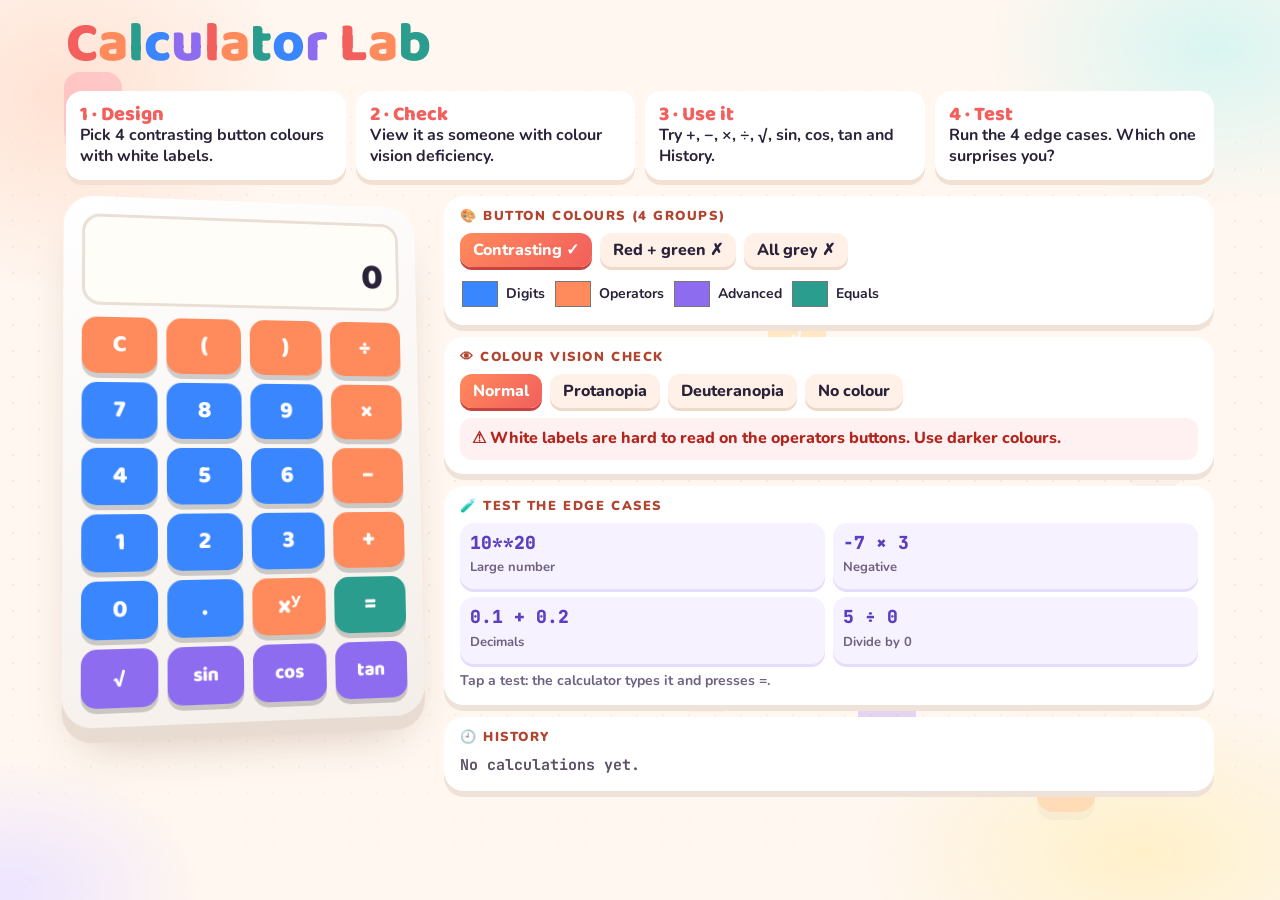
<file: calc.html>
<!doctype html>
<html lang="en">
<head>
<meta charset="utf-8">
<meta name="viewport" content="width=device-width, initial-scale=1">
<title>Calculator Lab · Grade 11 Session 2</title>
<link rel="preconnect" href="https://fonts.googleapis.com">
<link rel="preconnect" href="https://fonts.gstatic.com" crossorigin>
<link rel="stylesheet" href="https://fonts.googleapis.com/css2?family=Baloo+2:wght@600;700;800&family=Nunito:wght@500;700;800&family=JetBrains+Mono:wght@500;700&display=swap">
<link rel="stylesheet" href="style.css">
<style>
  .lab { max-width: 1180px; margin: 0 auto; padding: 16px 16px 30px; display: grid; gap: 16px; position: relative; z-index: 2; }
  .lab h1 { font-size: clamp(34px, 4.4vw, 56px); }
  .steps { display: grid; grid-template-columns: repeat(auto-fit, minmax(180px, 1fr)); gap: 10px; }
  .steps div { background: #fff; border-radius: 16px; padding: 12px 14px; box-shadow: 0 5px 0 var(--line); font: 700 16px/1.35 var(--f-body); }
  .steps b { display: block; font: 800 20px/1.1 var(--f-display); color: var(--pink); }
</style>
</head>
<body>
<div class="floaters" id="floaters" aria-hidden="true"></div>
<canvas id="fx" aria-hidden="true"></canvas>
<div class="lab">
  <h1 class="title wave"><span class="c1">C</span><span class="c2">a</span><span class="c3">l</span><span class="c4">c</span><span class="c5">u</span><span class="c1">l</span><span class="c2">a</span><span class="c3">t</span><span class="c4">o</span><span class="c5">r</span> <span class="c1">L</span><span class="c2">a</span><span class="c3">b</span></h1>
  <div class="steps">
    <div><b>1 · Design</b>Pick 4 contrasting button colours with white labels.</div>
    <div><b>2 · Check</b>View it as someone with colour vision deficiency.</div>
    <div><b>3 · Use it</b>Try +, −, ×, ÷, √, sin, cos, tan and History.</div>
    <div><b>4 · Test</b>Run the 4 edge cases. Which one surprises you?</div>
  </div>
  <div id="calc"></div>
</div>
<script src="fx.js"></script>
<script src="calc.js"></script>
<script>floaters(['+', '−', '×', '÷', '=', '√', '%', '0.1']); mountCalc(document.getElementById('calc'));</script>
</body>
</html>
</file>
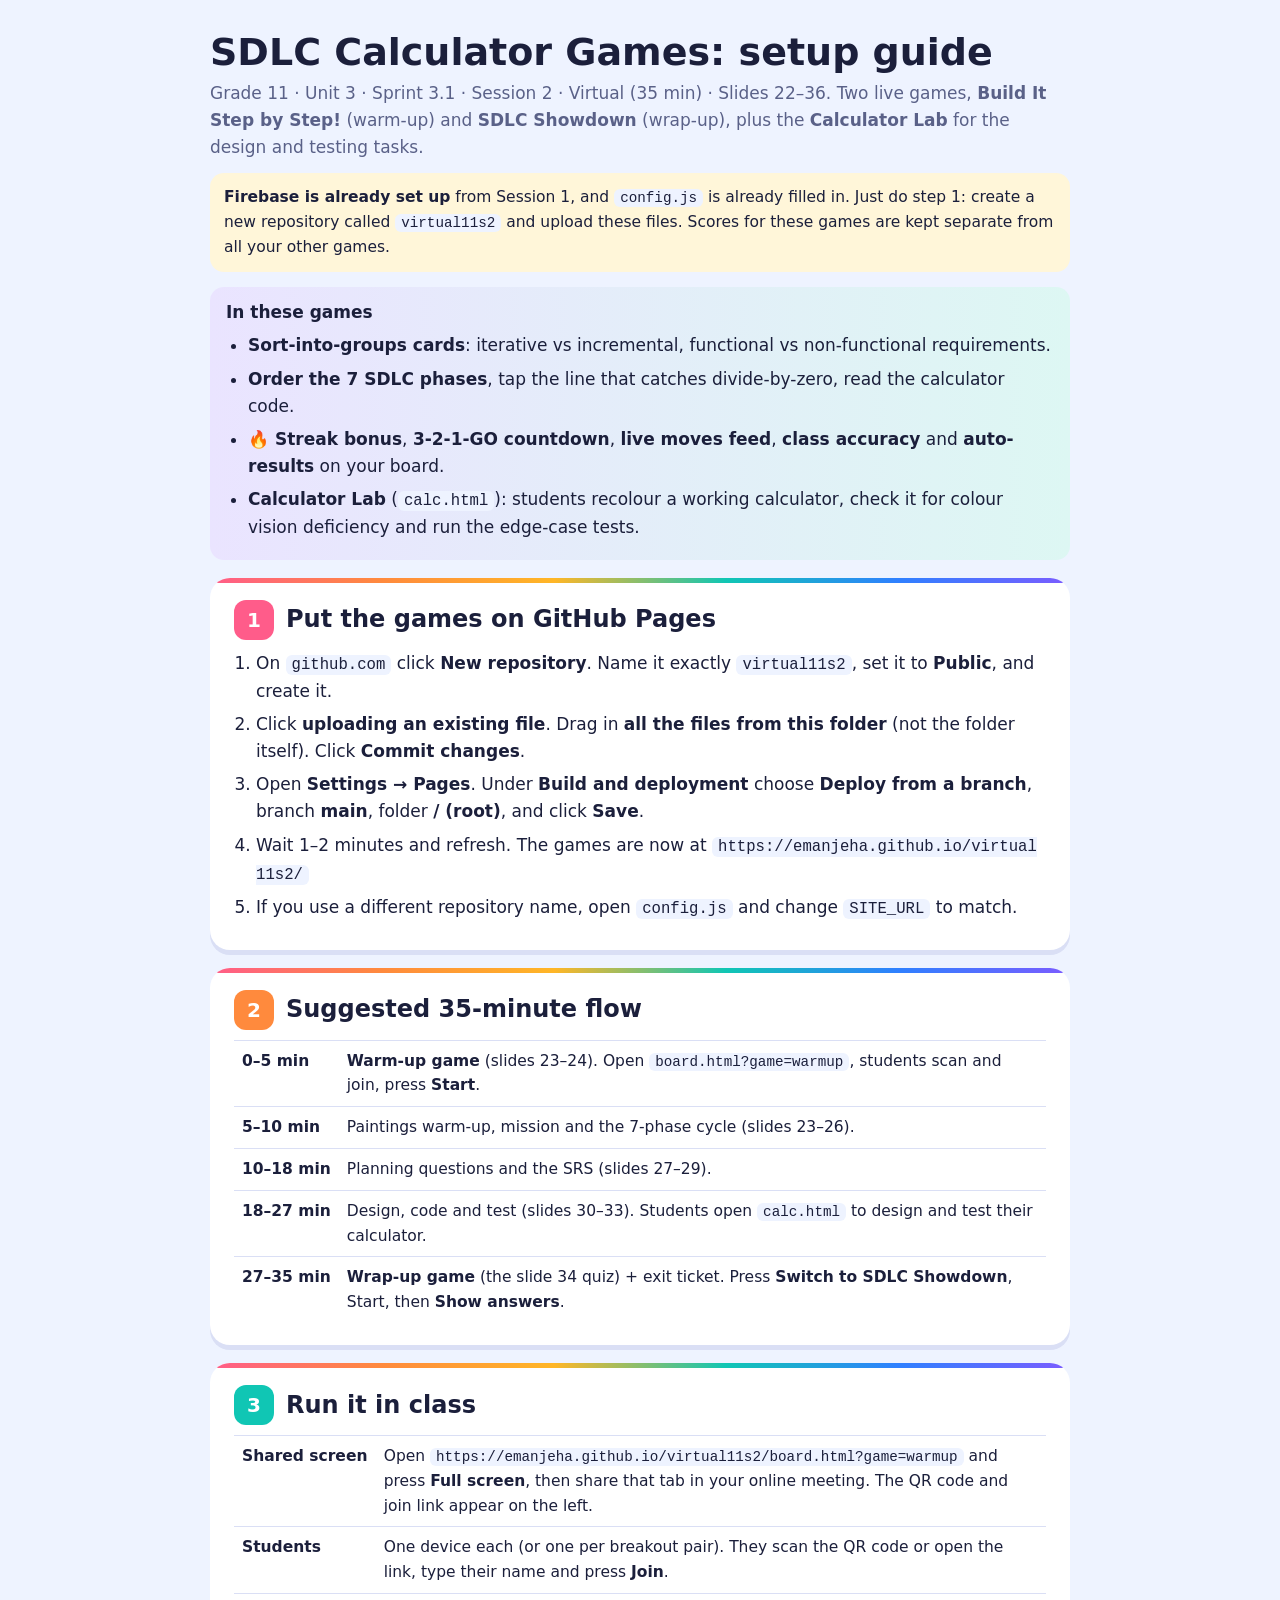
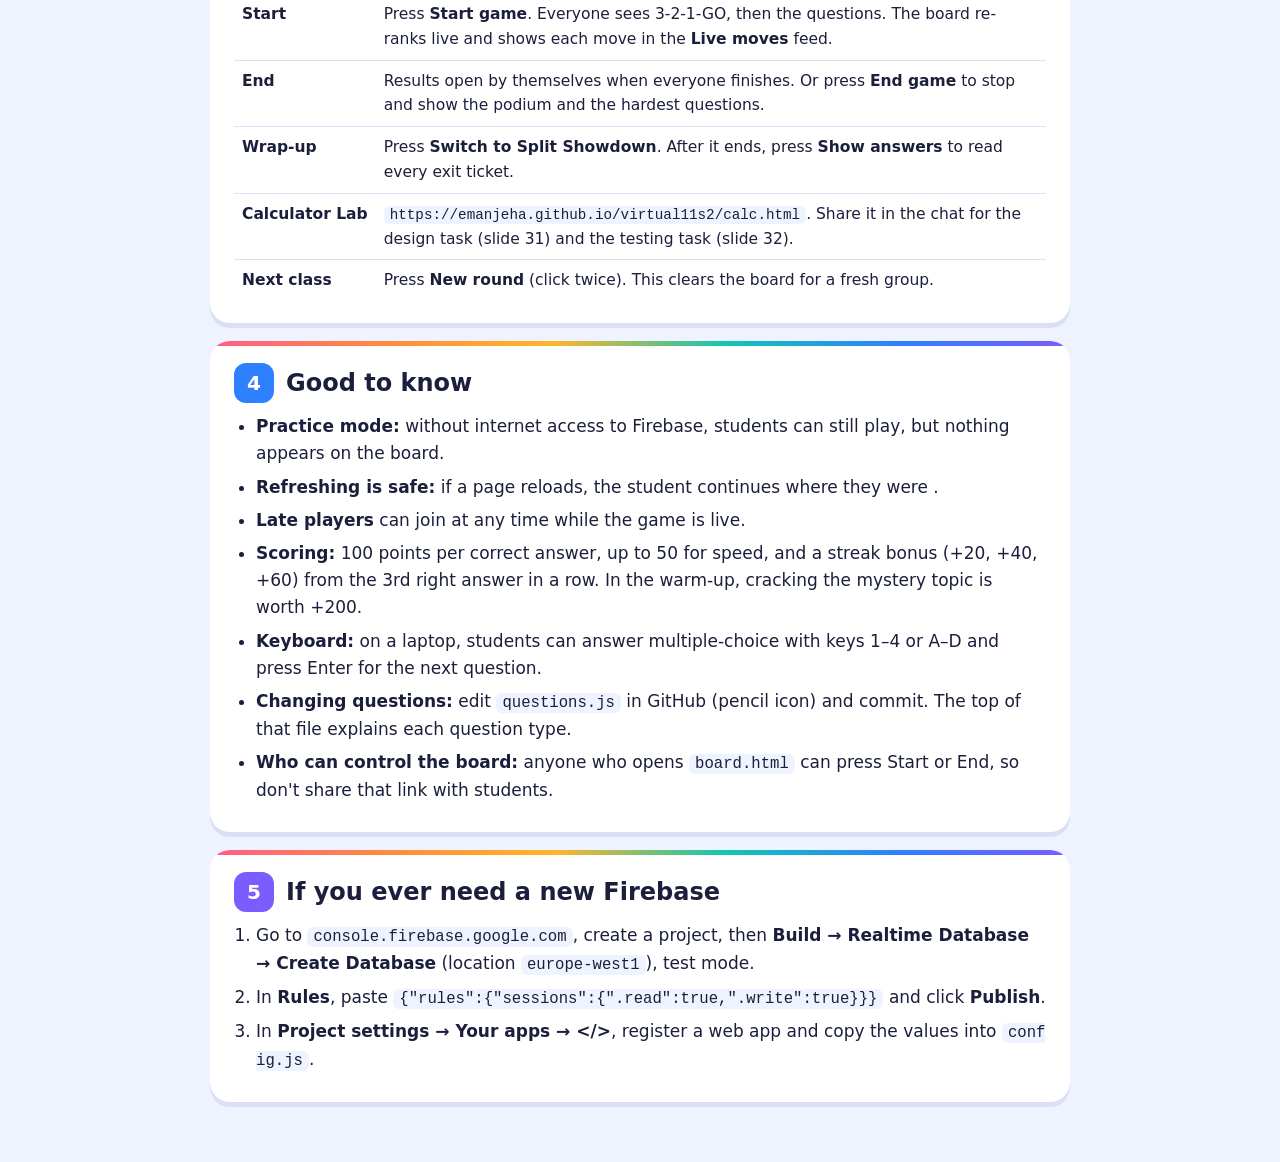
<file: SETUP_GUIDE.html>
<!doctype html>
<html lang="en">
<head>
<meta charset="utf-8">
<meta name="viewport" content="width=device-width, initial-scale=1">
<title>Setup Guide · SDLC Calculator Games</title>
<style>
  :root { --ink: #1B1F3B; --soft: #5A6188; --sky: #EEF3FF; --line: #DADFF5; --purple: #7B5CFF; --pink: #FF5C8A; --teal: #10C6B4; --blue: #2F80FF; --orange: #FF8A3D; --gold: #FFB627; }
  body { margin: 0; background: var(--sky); color: var(--ink); font: 17px/1.6 'Segoe UI', system-ui, -apple-system, sans-serif; }
  main { max-width: 860px; margin: 0 auto; padding-inline: 18px; padding-block: 32px 60px; }
  h1 { font-size: 38px; line-height: 1.1; margin: 0 0 6px; }
  h2 { font-size: 24px; margin: 0 0 10px; display: flex; gap: 12px; align-items: center; }
  h2 b { width: 40px; height: 40px; border-radius: 12px; color: #fff; display: grid; place-items: center; font-size: 20px; flex: none; }
  section { background: #fff; border-radius: 20px; padding: 22px 24px; margin-top: 18px; box-shadow: 0 5px 0 var(--line); position: relative; overflow: hidden; }
  section::before { content: ''; position: absolute; left: 0; right: 0; top: 0; height: 5px; background: linear-gradient(90deg, #FF5C8A, #FF8A3D, #FFB627, #10C6B4, #2F80FF, #7B5CFF); }
  section:nth-of-type(1) h2 b { background: var(--pink); } section:nth-of-type(2) h2 b { background: var(--orange); } section:nth-of-type(3) h2 b { background: var(--teal); } section:nth-of-type(4) h2 b { background: var(--blue); } section:nth-of-type(5) h2 b { background: var(--purple); }
  ol, ul { margin: 0; padding-left: 22px; } li { margin: 6px 0; }
  code { font-family: Consolas, 'Courier New', monospace; background: var(--sky); padding: 1px 6px; border-radius: 6px; font-size: .92em; word-break: break-all; }
  .note { background: #FFF6D9; border-radius: 14px; padding: 12px 14px; margin-top: 12px; font-size: 15.5px; }
  .new { background: linear-gradient(90deg, #EAE4FF, #DDF7F3); border-radius: 14px; padding: 12px 16px; margin-top: 14px; }
  .lede { color: var(--soft); margin: 0; }
  table { width: 100%; border-collapse: collapse; font-size: 15.5px; } td { padding: 8px; border-top: 1px solid var(--line); vertical-align: top; } td:first-child { font-weight: 700; white-space: nowrap; }
</style>
</head>
<body>
<main>
  <h1>SDLC Calculator Games: setup guide</h1>
  <p class="lede">Grade 11 · Unit 3 · Sprint 3.1 · Session 2 · Virtual (35 min) · Slides 22–36. Two live games, <b>Build It Step by Step!</b> (warm-up) and <b>SDLC Showdown</b> (wrap-up), plus the <b>Calculator Lab</b> for the design and testing tasks.</p>
  <p class="note"><b>Firebase is already set up</b> from Session 1, and <code>config.js</code> is already filled in. Just do step 1: create a new repository called <code>virtual11s2</code> and upload these files. Scores for these games are kept separate from all your other games.</p>

  <div class="new"><b>In these games</b>
    <ul>
      <li><b>Sort-into-groups cards</b>: iterative vs incremental, functional vs non-functional requirements.</li>
      <li><b>Order the 7 SDLC phases</b>, tap the line that catches divide-by-zero, read the calculator code.</li>
      <li><b>🔥 Streak bonus</b>, <b>3-2-1-GO countdown</b>, <b>live moves feed</b>, <b>class accuracy</b> and <b>auto-results</b> on your board.</li>
      <li><b>Calculator Lab</b> (<code>calc.html</code>): students recolour a working calculator, check it for colour vision deficiency and run the edge-case tests.</li>
    </ul>
  </div>

  <section>
    <h2><b>1</b>Put the games on GitHub Pages</h2>
    <ol>
      <li>On <code>github.com</code> click <b>New repository</b>. Name it exactly <code>virtual11s2</code>, set it to <b>Public</b>, and create it.</li>
      <li>Click <b>uploading an existing file</b>. Drag in <b>all the files from this folder</b> (not the folder itself). Click <b>Commit changes</b>.</li>
      <li>Open <b>Settings → Pages</b>. Under <b>Build and deployment</b> choose <b>Deploy from a branch</b>, branch <b>main</b>, folder <b>/ (root)</b>, and click <b>Save</b>.</li>
      <li>Wait 1–2 minutes and refresh. The games are now at <code>https://emanjeha.github.io/virtual11s2/</code></li>
      <li>If you use a different repository name, open <code>config.js</code> and change <code>SITE_URL</code> to match.</li>
    </ol>
  </section>

  <section>
    <h2><b>2</b>Suggested 35-minute flow</h2>
    <table>
      <tr><td>0–5 min</td><td><b>Warm-up game</b> (slides 23–24). Open <code>board.html?game=warmup</code>, students scan and join, press <b>Start</b>.</td></tr>
      <tr><td>5–10 min</td><td>Paintings warm-up, mission and the 7-phase cycle (slides 23–26).</td></tr>
      <tr><td>10–18 min</td><td>Planning questions and the SRS (slides 27–29).</td></tr>
      <tr><td>18–27 min</td><td>Design, code and test (slides 30–33). Students open <code>calc.html</code> to design and test their calculator.</td></tr>
      <tr><td>27–35 min</td><td><b>Wrap-up game</b> (the slide 34 quiz) + exit ticket. Press <b>Switch to SDLC Showdown</b>, Start, then <b>Show answers</b>.</td></tr>
    </table>
  </section>

  <section>
    <h2><b>3</b>Run it in class</h2>
    <table>
      <tr><td>Shared screen</td><td>Open <code>https://emanjeha.github.io/virtual11s2/board.html?game=warmup</code> and press <b>Full screen</b>, then share that tab in your online meeting. The QR code and join link appear on the left.</td></tr>
      <tr><td>Students</td><td>One device each (or one per breakout pair). They scan the QR code or open the link, type their name and press <b>Join</b>.</td></tr>
      <tr><td>Start</td><td>Press <b>Start game</b>. Everyone sees 3-2-1-GO, then the questions. The board re-ranks live and shows each move in the <b>Live moves</b> feed.</td></tr>
      <tr><td>End</td><td>Results open by themselves when everyone finishes. Or press <b>End game</b> to stop and show the podium and the hardest questions.</td></tr>
      <tr><td>Wrap-up</td><td>Press <b>Switch to Split Showdown</b>. After it ends, press <b>Show answers</b> to read every exit ticket.</td></tr>
      <tr><td>Calculator Lab</td><td><code>https://emanjeha.github.io/virtual11s2/calc.html</code>. Share it in the chat for the design task (slide 31) and the testing task (slide 32).</td></tr>
      <tr><td>Next class</td><td>Press <b>New round</b> (click twice). This clears the board for a fresh group.</td></tr>
    </table>
  </section>

  <section>
    <h2><b>4</b>Good to know</h2>
    <ul>
      <li><b>Practice mode:</b> without internet access to Firebase, students can still play, but nothing appears on the board.</li>
      <li><b>Refreshing is safe:</b> if a page reloads, the student continues where they were .</li>
      <li><b>Late players</b> can join at any time while the game is live.</li>
      <li><b>Scoring:</b> 100 points per correct answer, up to 50 for speed, and a streak bonus (+20, +40, +60) from the 3rd right answer in a row. In the warm-up, cracking the mystery topic is worth +200.</li>
      <li><b>Keyboard:</b> on a laptop, students can answer multiple-choice with keys 1–4 or A–D and press Enter for the next question.</li>
      <li><b>Changing questions:</b> edit <code>questions.js</code> in GitHub (pencil icon) and commit. The top of that file explains each question type.</li>
      <li><b>Who can control the board:</b> anyone who opens <code>board.html</code> can press Start or End, so don't share that link with students.</li>
    </ul>
  </section>

  <section>
    <h2><b>5</b>If you ever need a new Firebase</h2>
    <ol>
      <li>Go to <code>console.firebase.google.com</code>, create a project, then <b>Build → Realtime Database → Create Database</b> (location <code>europe-west1</code>), test mode.</li>
      <li>In <b>Rules</b>, paste <code>{"rules":{"sessions":{".read":true,".write":true}}}</code> and click <b>Publish</b>.</li>
      <li>In <b>Project settings → Your apps → &lt;/&gt;</b>, register a web app and copy the values into <code>config.js</code>.</li>
    </ol>
  </section>
</main>
</body>
</html>
</file>
<file: style.css>
/* Bright game-show look, single light theme on purpose.
   Student page: status bar, one big question card, colorful answer tiles.
   Board page: big live leaderboard for the smart board. */
:root {
  color-scheme: light;
  --sky: #EEF5FF; --paper: #FFFFFF; --ink: #1D2340; --soft: #5C6489; --line: #DCE4F7;
  --pink: #FF4F8B; --orange: #FF9F1C; --yellow: #FFD23F; --teal: #14C3A2; --blue: #3A86FF; --purple: #8F4DFF;
  --good: #12B886; --bad: #FF5470; --gold: #FFC233; --silver: #B8C2D9; --bronze: #E59A5C;
  --f-display: 'Baloo 2', 'Nunito', system-ui, sans-serif;
  --f-body: 'Nunito', system-ui, -apple-system, 'Segoe UI', sans-serif;
  --f-code: 'JetBrains Mono', ui-monospace, Consolas, monospace;
}
* { box-sizing: border-box; }
html, body { height: 100%; }
body { margin: 0; color: var(--ink); font: 18px/1.5 var(--f-body); background: var(--sky);
  background-image: radial-gradient(circle at 12% 18%, #FFE3EE 0, transparent 28%), radial-gradient(circle at 88% 12%, #DDF7F1 0, transparent 26%), radial-gradient(circle at 80% 92%, #FFF1C9 0, transparent 30%), radial-gradient(circle at 6% 88%, #E7DDFF 0, transparent 28%);
  background-attachment: fixed; overflow-x: hidden; }
button, input, textarea { font: inherit; color: inherit; }
button { cursor: pointer; }
[hidden] { display: none !important; }
:focus-visible { outline: 4px solid var(--purple); outline-offset: 3px; border-radius: 12px; }
h1, h2, h3 { margin: 0; font-family: var(--f-display); line-height: 1.05; text-wrap: balance; }
.wrap { max-width: 1100px; margin: 0 auto; padding-inline: 16px; padding-block: 14px 28px; min-height: 100%; display: flex; flex-direction: column; gap: 14px; position: relative; z-index: 1; }

.floaters { position: fixed; inset: 0; pointer-events: none; z-index: 0; overflow: hidden; }
.floaters span { position: absolute; width: 58px; height: 74px; border-radius: 14px; display: grid; place-items: center; font: 800 24px/1 var(--f-display); color: #fff; opacity: .2; animation: drift 14s ease-in-out infinite; }
@keyframes drift { 50% { transform: translateY(-26px) rotate(8deg); } }

.btn { border: 0; border-radius: 16px; padding: 14px 24px; font: 800 19px/1 var(--f-display); letter-spacing: .02em; background: var(--paper); color: var(--ink); box-shadow: 0 5px 0 var(--line); transition: transform .12s, box-shadow .12s; display: inline-flex; align-items: center; justify-content: center; gap: 10px; text-decoration: none; }
.btn:hover { transform: translateY(-2px); box-shadow: 0 7px 0 var(--line); }
.btn:active { transform: translateY(3px); box-shadow: 0 2px 0 var(--line); }
.btn.go { background: var(--purple); color: #fff; box-shadow: 0 5px 0 #6A2FD0; }
.btn.pink { background: var(--pink); color: #fff; box-shadow: 0 5px 0 #D8306B; }
.btn.teal { background: var(--teal); color: #fff; box-shadow: 0 5px 0 #0C9A80; }
.btn.orange { background: var(--orange); color: #fff; box-shadow: 0 5px 0 #D17C00; }
.btn.small { padding: 9px 14px; font-size: 15px; border-radius: 12px; }
.btn[disabled] { opacity: .45; pointer-events: none; }

.pill { display: inline-flex; gap: 8px; align-items: center; padding: 6px 14px; border-radius: 999px; font: 800 13px/1.2 var(--f-body); letter-spacing: .08em; text-transform: uppercase; background: #FFF1C9; color: #8A5B00; }
.card { background: var(--paper); border-radius: 28px; padding: clamp(20px, 4vw, 40px); box-shadow: 0 8px 0 var(--line), 0 30px 60px -30px rgba(58, 134, 255, .4); }
.center { flex: 1; display: grid; place-items: center; text-align: center; }
.center .card { max-width: 760px; width: 100%; display: grid; gap: 18px; justify-items: center; }
.title { font-size: clamp(44px, 9vw, 88px); font-weight: 800; }
.title .c1 { color: var(--pink); } .title .c2 { color: var(--orange); } .title .c3 { color: var(--teal); } .title .c4 { color: var(--blue); } .title .c5 { color: var(--purple); }
.lede { margin: 0; font-size: clamp(17px, 2.2vw, 21px); color: var(--soft); max-width: 52ch; }
.rules { display: flex; gap: 8px; flex-wrap: wrap; justify-content: center; }
.rules span { padding: 7px 12px; border-radius: 12px; background: var(--sky); font-weight: 700; font-size: 15px; }
.namefield { display: flex; gap: 10px; flex-wrap: wrap; width: 100%; max-width: 560px; }
.namefield input { flex: 1 1 240px; min-width: 0; border: 3px solid var(--line); border-radius: 14px; padding: 13px 15px; font: 800 20px/1 var(--f-display); background: var(--paper); }
.namefield input:focus { outline: none; border-color: var(--purple); }
.err { color: var(--bad); font-weight: 800; min-height: 1.4em; margin: 0; }
.banner { padding: 10px 14px; border-radius: 14px; background: #FFF1C9; color: #6B4700; font-weight: 700; font-size: 15px; }
.banner.ok { background: #DDF7F1; color: #08715E; }
.pick { display: grid; grid-template-columns: 1fr 1fr; gap: 14px; width: 100%; }
.pick a { display: grid; gap: 4px; padding: 22px; border-radius: 22px; color: #fff; text-decoration: none; box-shadow: 0 6px 0 rgba(0,0,0,.15); transition: transform .12s; text-align: left; }
.pick a:hover { transform: translateY(-3px); }
.pick a b { font: 800 30px/1.05 var(--f-display); }
.pick a.w { background: var(--pink); } .pick a.r { background: var(--blue); }

/* lobby */
.wait-dots { display: flex; gap: 10px; justify-content: center; }
.wait-dots i { width: 16px; height: 16px; border-radius: 50%; animation: hop 1.2s ease-in-out infinite; }
.wait-dots i:nth-child(1) { background: var(--pink); } .wait-dots i:nth-child(2) { background: var(--orange); animation-delay: .15s; } .wait-dots i:nth-child(3) { background: var(--teal); animation-delay: .3s; } .wait-dots i:nth-child(4) { background: var(--blue); animation-delay: .45s; }
@keyframes hop { 40% { transform: translateY(-14px); } }
.bigname { font: 800 clamp(30px, 5vw, 48px)/1.1 var(--f-display); color: var(--purple); }

/* student status bar */
.sbar { display: flex; align-items: center; gap: 14px; flex-wrap: wrap; background: var(--paper); border-radius: 20px; padding: 10px 16px; box-shadow: 0 5px 0 var(--line); position: sticky; top: env(safe-area-inset-top, 0px); z-index: 5; }
.sbar .who { display: grid; min-width: 0; flex: 1; }
.sbar .who small { font: 800 12px/1 var(--f-body); letter-spacing: .1em; text-transform: uppercase; color: var(--soft); }
.sbar .who b { font: 800 20px/1.2 var(--f-display); white-space: nowrap; overflow: hidden; text-overflow: ellipsis; }
.sbar .stat { display: grid; justify-items: center; }
.sbar .stat small { font: 800 11px/1 var(--f-body); letter-spacing: .1em; text-transform: uppercase; color: var(--soft); }
.sbar .stat b { font: 800 28px/1.1 var(--f-display); font-variant-numeric: tabular-nums; }
.sbar .stat b.score { color: var(--purple); }
.ring { --p: 1; width: 58px; height: 58px; border-radius: 50%; display: grid; place-items: center; background: conic-gradient(var(--c, var(--teal)) calc(var(--p) * 360deg), var(--line) 0); }
.ring b { width: 46px; height: 46px; border-radius: 50%; background: var(--paper); display: grid; place-items: center; font: 800 20px/1 var(--f-display); font-variant-numeric: tabular-nums; }
.ring.low { --c: var(--bad); animation: throb .8s infinite; }
@keyframes throb { 50% { transform: scale(1.08); } }
.qbar { height: 10px; border-radius: 99px; background: var(--line); overflow: hidden; }
.qbar i { display: block; height: 100%; border-radius: 99px; background: linear-gradient(90deg, var(--pink), var(--orange), var(--teal), var(--blue), var(--purple)); transition: width .6s cubic-bezier(.2, .8, .2, 1); }

/* mystery phrase */
.mystery { background: var(--paper); border-radius: 22px; padding: 12px 16px; box-shadow: 0 5px 0 var(--line); display: grid; gap: 10px; }
.mystery .top { display: flex; justify-content: space-between; align-items: center; gap: 10px; flex-wrap: wrap; }
.mystery .lbl { font: 800 13px/1 var(--f-body); letter-spacing: .1em; text-transform: uppercase; color: var(--soft); }
.tiles { display: flex; flex-wrap: wrap; gap: 5px; justify-content: center; }
.tile { width: clamp(24px, 5vw, 46px); height: clamp(34px, 6.4vw, 58px); border-radius: 10px; display: grid; place-items: center; font: 800 clamp(18px, 3.4vw, 32px)/1 var(--f-display); color: #fff; background: #E3E9F8; }
.tile.gap { background: transparent; width: clamp(8px, 2vw, 20px); }
.tile.shown { animation: flip .55s ease; }
@keyframes flip { 0% { transform: rotateY(90deg) scale(.8); } 100% { transform: none; } }
.guess { display: flex; gap: 8px; flex-wrap: wrap; }
.guess input { border: 3px solid var(--line); border-radius: 14px; padding: 9px 12px; font: 800 18px/1 var(--f-display); min-width: 0; flex: 1 1 200px; }
.guess input:focus { outline: none; border-color: var(--purple); }

/* question card */
.qcard { background: var(--paper); border-radius: 28px; padding: clamp(16px, 3vw, 30px); box-shadow: 0 8px 0 var(--line); display: grid; gap: 16px; animation: pop .4s cubic-bezier(.2, 1.4, .4, 1); }
@keyframes pop { from { transform: scale(.94); opacity: 0; } }
.qhead { display: flex; gap: 8px; flex-wrap: wrap; align-items: center; }
.tag { padding: 5px 12px; border-radius: 999px; font: 800 12.5px/1.2 var(--f-body); letter-spacing: .06em; text-transform: uppercase; }
.tag.n { background: var(--ink); color: #fff; }
.tag.ctx { background: #DDF7F1; color: #08715E; }
.tag.hot { background: #EFE6FF; color: #6A2FD0; }
.qtext { font: 800 clamp(22px, 3.2vw, 36px)/1.2 var(--f-display); }
.qsub { margin: -6px 0 0; color: var(--soft); font-size: clamp(16px, 1.8vw, 19px); }
.scene { display: flex; gap: 8px; flex-wrap: wrap; align-items: center; }
.chip { padding: 8px 14px; border-radius: 12px; font: 800 19px/1 var(--f-display); color: #fff; }
.chip.new { outline: 4px dashed var(--orange); outline-offset: 3px; color: var(--ink); background: var(--yellow); }
.arrow { font: 800 22px/1 var(--f-display); color: var(--soft); }
.opts { display: grid; grid-template-columns: 1fr 1fr; gap: 12px; }
.opt { border: 0; border-radius: 20px; padding: 16px 16px 16px 68px; text-align: left; min-height: 78px; position: relative; color: #fff; font: 700 clamp(16px, 1.8vw, 20px)/1.3 var(--f-body); box-shadow: 0 6px 0 rgba(0,0,0,.14); transition: transform .12s, opacity .2s; }
.opt::before { content: attr(data-k); position: absolute; left: 14px; top: 50%; transform: translateY(-50%); width: 40px; height: 40px; border-radius: 12px; background: rgba(255,255,255,.28); display: grid; place-items: center; font: 800 21px/1 var(--f-display); }
.opt:hover { transform: translateY(-3px); }
.opt.o0 { background: var(--pink); } .opt.o1 { background: var(--blue); } .opt.o2 { background: var(--orange); } .opt.o3 { background: var(--teal); }
.opt.dim { opacity: .3; transform: none; }
.opt.right { outline: 6px solid var(--good); outline-offset: 3px; opacity: 1; animation: bounce .5s; }
.opt.right::after { content: '✓'; position: absolute; right: 14px; top: 50%; transform: translateY(-50%); width: 38px; height: 38px; border-radius: 50%; background: #fff; color: var(--good); display: grid; place-items: center; font: 800 24px/1 var(--f-display); }
.opt.wrong { animation: shake .45s; opacity: .35; }
@keyframes bounce { 40% { transform: translateY(-8px) scale(1.02); } }
@keyframes shake { 20%, 60% { transform: translateX(-8px); } 40%, 80% { transform: translateX(8px); } }
.order { display: grid; gap: 30px; }
.slots, .pool { display: flex; gap: 10px; flex-wrap: wrap; }
.slot { width: clamp(56px, 9vw, 92px); height: clamp(56px, 9vw, 86px); border-radius: 16px; border: 3px dashed var(--line); display: grid; place-items: center; font: 800 clamp(20px, 3vw, 30px)/1 var(--f-display); position: relative; background: var(--sky); }
.slot small { position: absolute; bottom: -22px; font: 700 13px/1 var(--f-code); color: var(--soft); }
.slot.filled { border-style: solid; background: var(--paper); border-color: var(--purple); }
.slot.ok { border-color: var(--good); background: #E3FAF2; } .slot.no { border-color: var(--bad); background: #FFE8EC; }
.ptile { min-width: clamp(56px, 9vw, 92px); height: clamp(52px, 7vw, 72px); padding: 0 12px; border: 0; border-radius: 16px; color: #fff; font: 800 clamp(20px, 3vw, 30px)/1 var(--f-display); box-shadow: 0 5px 0 rgba(0,0,0,.15); }
.ptile.used { opacity: .2; pointer-events: none; }
.acts { display: flex; gap: 10px; flex-wrap: wrap; }
.code { background: #F6F4FF; border-radius: 18px; padding: 8px; display: grid; gap: 3px; overflow-x: auto; border: 2px solid #E6DEFF; }
.cl { display: grid; grid-template-columns: 30px 1fr; gap: 10px; align-items: center; border: 0; text-align: left; background: transparent; border-radius: 10px; padding: 6px 10px; font: 600 clamp(14px, 1.7vw, 18px)/1.35 var(--f-code); white-space: pre; color: var(--ink); }
.cl span:first-child { color: #9AA0C3; text-align: right; }
.cl:hover { background: #fff; }
.cl.right { background: #E3FAF2; outline: 3px solid var(--good); } .cl.wrong { background: #FFE8EC; outline: 3px solid var(--bad); }
.kw { color: #C2187A; } .fn { color: #2C66D9; } .num { color: #C26A00; } .str { color: #0B8A6E; } .self { color: #D9730D; } .cmt { color: #9AA0C3; font-style: italic; }
.code.ro .cl { cursor: default; } .code.ro .cl:hover { background: transparent; }
.qtext code, .opt code { font: 700 .9em/1.2 var(--f-code); background: rgba(255,255,255,.25); padding: 1px 6px; border-radius: 6px; }
.qtext code { background: #EFE6FF; color: #6A2FD0; }
.fb { border-radius: 20px; padding: 14px 16px; display: grid; gap: 8px; animation: pop .35s cubic-bezier(.2, 1.4, .4, 1); }
.fb.good { background: #E3FAF2; } .fb.bad { background: #FFF0E0; }
.fb h3 { font-size: clamp(22px, 3vw, 30px); }
.fb.good h3 { color: #088A64; } .fb.bad h3 { color: #C25100; }
.fb p { margin: 0; font-size: clamp(15px, 1.8vw, 18px); }
.fb .row { display: flex; justify-content: flex-end; }

/* results */
.big-score { font: 800 clamp(64px, 12vw, 120px)/1 var(--f-display); background: linear-gradient(90deg, var(--pink), var(--orange), var(--teal), var(--blue), var(--purple)); -webkit-background-clip: text; background-clip: text; color: transparent; }
.res-tiles { display: grid; grid-template-columns: repeat(3, minmax(0, 1fr)); gap: 10px; width: 100%; }
.res-tiles div { background: var(--sky); border-radius: 16px; padding: 12px; }
.res-tiles small { display: block; font: 800 12px/1.2 var(--f-body); letter-spacing: .08em; text-transform: uppercase; color: var(--soft); }
.res-tiles b { font: 800 30px/1.1 var(--f-display); font-variant-numeric: tabular-nums; }
.exit { width: 100%; text-align: left; background: var(--sky); border-radius: 22px; padding: 16px; display: grid; gap: 10px; }
.exit textarea { width: 100%; min-height: 90px; border: 3px solid var(--line); border-radius: 14px; padding: 12px; font-size: 18px; resize: vertical; background: var(--paper); }
.exit textarea:focus { outline: none; border-color: var(--purple); }
.model { background: var(--paper); border-left: 6px solid var(--teal); border-radius: 12px; padding: 12px 14px; }
.recap { display: grid; grid-template-columns: repeat(auto-fit, minmax(200px, 1fr)); gap: 10px; width: 100%; text-align: left; }
.recap div { background: var(--sky); border-radius: 16px; padding: 12px 14px; font-size: 16px; }
.recap b { display: block; font: 800 18px/1.2 var(--f-display); }
.reveal .big { font: 800 clamp(40px, 7vw, 76px)/1 var(--f-display); background: linear-gradient(90deg, var(--pink), var(--orange), var(--teal), var(--blue), var(--purple)); -webkit-background-clip: text; background-clip: text; color: transparent; }

/* ---------------- board (smart board) ---------------- */
.board-wrap { max-width: 1600px; margin: 0 auto; padding-inline: 20px; padding-block: 16px 24px; min-height: 100%; display: flex; flex-direction: column; gap: 16px; position: relative; z-index: 1; }
.bhead { display: flex; align-items: center; gap: 16px; flex-wrap: wrap; }
.bhead .t { font: 800 clamp(30px, 3.6vw, 52px)/1 var(--f-display); flex: 1; min-width: 0; }
.status { padding: 8px 16px; border-radius: 999px; font: 800 15px/1 var(--f-display); letter-spacing: .08em; text-transform: uppercase; color: #fff; background: var(--soft); display: inline-flex; gap: 8px; align-items: center; }
.status.live { background: var(--good); } .status.ended { background: var(--purple); }
.status i { width: 10px; height: 10px; border-radius: 50%; background: #fff; }
.status.live i { animation: blink 1.2s infinite; }
@keyframes blink { 50% { opacity: .2; } }
.controls { display: flex; gap: 8px; flex-wrap: wrap; }
.bgrid { display: grid; grid-template-columns: 340px minmax(0, 1fr); gap: 16px; align-items: start; flex: 1; }
.joinbox { background: var(--paper); border-radius: 26px; padding: 20px; box-shadow: 0 8px 0 var(--line); display: grid; gap: 12px; justify-items: center; text-align: center; position: sticky; top: 16px; }
.joinbox h2 { font-size: 28px; }
#qr { background: #fff; padding: 12px; border-radius: 18px; border: 3px solid var(--line); line-height: 0; }
#qr { width: 100%; max-width: 300px; }
#qr svg { display: block; width: 100%; height: auto; }
#qr svg path, #qr svg rect { shape-rendering: crispEdges; }
.joinbox .url { font: 700 14px/1.3 var(--f-code); color: var(--soft); word-break: break-all; }
.counts { display: grid; grid-template-columns: repeat(3, 1fr); gap: 8px; width: 100%; }
.counts div { background: var(--sky); border-radius: 14px; padding: 10px 6px; }
.counts b { display: block; font: 800 34px/1 var(--f-display); font-variant-numeric: tabular-nums; }
.counts small { font: 800 11px/1.2 var(--f-body); letter-spacing: .08em; text-transform: uppercase; color: var(--soft); }
.joinbox.mini #qr { max-width: 170px; }

.lb { background: var(--paper); border-radius: 26px; padding: 16px; box-shadow: 0 8px 0 var(--line); min-height: 400px; }
.lb-head { display: grid; grid-template-columns: 70px minmax(0, 1fr) minmax(120px, 280px) 140px; gap: 14px; padding: 4px 14px 10px; font: 800 13px/1 var(--f-body); letter-spacing: .1em; text-transform: uppercase; color: var(--soft); }
.lb-list { position: relative; }
.row { display: grid; grid-template-columns: 70px minmax(0, 1fr) minmax(120px, 280px) 140px; gap: 14px; align-items: center; padding: 10px 14px; border-radius: 18px; background: var(--sky); margin-bottom: 8px; transition: transform .6s cubic-bezier(.2, .8, .2, 1), background .3s; }
.row.r1 { background: linear-gradient(90deg, #FFF3C4, #FFFBEA); } .row.r2 { background: linear-gradient(90deg, #EDF1F8, #F8FAFD); } .row.r3 { background: linear-gradient(90deg, #FBE6D6, #FFF6EF); }
.row.flash { animation: flash .9s ease; }
@keyframes flash { 30% { box-shadow: 0 0 0 5px var(--teal); } }
.rank { width: 52px; height: 52px; border-radius: 16px; display: grid; place-items: center; font: 800 26px/1 var(--f-display); background: var(--paper); color: var(--soft); }
.r1 .rank { background: var(--gold); color: #fff; } .r2 .rank { background: var(--silver); color: #fff; } .r3 .rank { background: var(--bronze); color: #fff; }
.pname { display: flex; align-items: center; gap: 12px; min-width: 0; }
.ava { width: 44px; height: 44px; border-radius: 14px; display: grid; place-items: center; color: #fff; font: 800 18px/1 var(--f-display); flex: none; position: relative; }
.ava .on { position: absolute; right: -3px; bottom: -3px; width: 14px; height: 14px; border-radius: 50%; border: 3px solid var(--paper); background: var(--good); }
.ava .on.off { background: var(--silver); }
.pname b { font: 800 clamp(20px, 2vw, 28px)/1.1 var(--f-display); white-space: nowrap; overflow: hidden; text-overflow: ellipsis; }
.pname .badge { font: 800 11px/1 var(--f-body); letter-spacing: .06em; text-transform: uppercase; padding: 5px 8px; border-radius: 8px; background: #EFE6FF; color: #6A2FD0; white-space: nowrap; }
.prog { display: grid; gap: 5px; }
.prog small { font: 800 13px/1 var(--f-body); color: var(--soft); }
.prog small.fin { color: var(--good); }
.pscore { text-align: right; font: 800 clamp(30px, 3vw, 44px)/1 var(--f-display); font-variant-numeric: tabular-nums; color: var(--purple); }
.empty { text-align: center; padding: 60px 20px; color: var(--soft); display: grid; gap: 10px; justify-items: center; }
.empty b { font: 800 30px/1.1 var(--f-display); color: var(--ink); }

.podium { display: grid; grid-template-columns: 1fr 1fr 1fr; gap: 14px; align-items: end; }
.pod { border-radius: 22px 22px 12px 12px; padding: 16px 12px; text-align: center; color: #fff; display: grid; gap: 6px; }
.pod b { font: 800 clamp(20px, 2.2vw, 30px)/1.1 var(--f-display); overflow-wrap: anywhere; }
.pod span { font: 800 clamp(28px, 3vw, 44px)/1 var(--f-display); }
.pod em { font-style: normal; font: 800 40px/1 var(--f-display); }
.pod.p1 { background: var(--gold); min-height: 230px; } .pod.p2 { background: #9AA7C4; min-height: 180px; } .pod.p3 { background: var(--bronze); min-height: 150px; }
.insights { display: grid; grid-template-columns: 1fr 1fr; gap: 16px; }
.panel { background: var(--paper); border-radius: 22px; padding: 18px; box-shadow: 0 6px 0 var(--line); display: grid; gap: 10px; align-content: start; }
.panel h3 { font-size: 24px; }
.qacc { display: grid; grid-template-columns: 56px 1fr 52px; gap: 10px; align-items: center; font-size: 15px; }
.qacc .bar2 { height: 14px; border-radius: 99px; background: var(--sky); overflow: hidden; }
.qacc .bar2 i { display: block; height: 100%; border-radius: 99px; }
.tickets { display: grid; gap: 8px; max-height: 420px; overflow: auto; }
.tickets div { background: var(--sky); border-radius: 12px; padding: 10px 12px; font-size: 16px; }
.tickets b { display: block; font: 800 15px/1.2 var(--f-display); color: var(--purple); }
.setup { max-width: 760px; margin: 40px auto; text-align: left; display: grid; gap: 12px; }
.setup ol { margin: 0; padding-left: 22px; display: grid; gap: 6px; }
.setup code { font-family: var(--f-code); background: var(--sky); padding: 1px 6px; border-radius: 6px; font-size: .9em; }

#fx { position: fixed; inset: 0; pointer-events: none; z-index: 30; }
.toast { position: fixed; left: 50%; top: 16px; transform: translateX(-50%); z-index: 40; background: var(--ink); color: #fff; padding: 12px 20px; border-radius: 14px; font: 800 19px/1.2 var(--f-display); animation: pop .3s; max-width: calc(100% - 32px); text-align: center; }

@media (max-width: 1000px) { .bgrid { grid-template-columns: 1fr; } .joinbox { position: static; } .insights { grid-template-columns: 1fr; } }
@media (max-width: 560px) { .sbar .who { flex-basis: 100%; } .sbar { gap: 10px 18px; justify-content: space-between; } }
@media (max-width: 700px) {
  .opts, .pick, .res-tiles { grid-template-columns: 1fr; }
  .row, .lb-head { grid-template-columns: 52px minmax(0, 1fr) 90px; }
  .row .prog, .lb-head .hp { display: none; }
  .rank { width: 42px; height: 42px; font-size: 20px; }
}
@media (prefers-reduced-motion: reduce) { *, *::before, *::after { animation: none !important; transition: none !important; } }

/* text tiles (long steps) stack as full-width rows */
.order.wide .slots { flex-direction: column; gap: 26px; }
.order.wide .slot { width: 100%; height: auto; min-height: 52px; padding: 10px 14px; font: 800 clamp(16px, 2.2vw, 20px)/1.25 var(--f-body); place-items: center start; text-align: left; }
.order.wide .slot small { bottom: -20px; left: 10px; }
.order.wide .pool { gap: 10px; }
.order.wide .ptile { height: auto; min-height: 52px; padding: 10px 16px; font: 800 clamp(16px, 2.2vw, 20px)/1.25 var(--f-body); text-align: left; }

/* =====================================================================
   SESSION 2 REFRESH — same game-show family, cooler "aurora" palette,
   glassy cards, gradient tiles, plus styles for the new game pieces.
   ===================================================================== */
:root {
  --sky: #EEF3FF; --ink: #1B1F3B; --soft: #5A6188; --line: #DADFF5;
  --pink: #FF5C8A; --orange: #FF8A3D; --yellow: #FFD23F; --teal: #10C6B4; --blue: #2F80FF; --purple: #7B5CFF;
  --gold: #FFB627; --good: #0FB37E; --bad: #FF4D6D;
  --grad: linear-gradient(90deg, #FF5C8A, #FF8A3D, #FFB627, #10C6B4, #2F80FF, #7B5CFF);
}
body { background: #EEF3FF; }
body::before { content: ''; position: fixed; inset: -20%; z-index: 0; pointer-events: none;
  background: radial-gradient(closest-side at 20% 25%, #D9E6FF 0, transparent 70%), radial-gradient(closest-side at 80% 20%, #D8FBF4 0, transparent 70%), radial-gradient(closest-side at 75% 80%, #EDE3FF 0, transparent 70%), radial-gradient(closest-side at 18% 82%, #FFE2EC 0, transparent 70%);
  animation: aurora 26s ease-in-out infinite alternate; }
body::after { content: ''; position: fixed; inset: 0; z-index: 0; pointer-events: none; opacity: .5;
  background-image: radial-gradient(#C9D2F0 1.2px, transparent 1.2px); background-size: 26px 26px;
  -webkit-mask-image: linear-gradient(180deg, transparent, #000 30%, #000 70%, transparent); mask-image: linear-gradient(180deg, transparent, #000 30%, #000 70%, transparent); }
@keyframes aurora { 0% { transform: translate(0, 0) rotate(0); } 50% { transform: translate(3%, -2%) rotate(4deg); } 100% { transform: translate(-3%, 2%) rotate(-3deg); } }
.wrap, .board-wrap { z-index: 2; }
.floaters { z-index: 1; perspective: 600px; }
.floaters span { border-radius: 16px; opacity: .22; box-shadow: 0 8px 0 rgba(0,0,0,.12); font-size: 20px; width: auto; min-width: 58px; padding: 0 10px; animation: drift3d 16s ease-in-out infinite; }
@keyframes drift3d { 0%, 100% { transform: rotateX(0) rotateY(0) translateY(0); } 50% { transform: rotateX(18deg) rotateY(-22deg) translateY(-30px); } }

.card, .qcard, .mystery, .sbar, .lb, .joinbox, .panel { position: relative; background: rgba(255,255,255,.88); -webkit-backdrop-filter: blur(10px); backdrop-filter: blur(10px); }
.card::before, .qcard::before { content: ''; position: absolute; left: 22px; right: 22px; top: 0; height: 6px; border-radius: 0 0 8px 8px; background: var(--grad); }
.card { box-shadow: 0 8px 0 var(--line), 0 30px 60px -30px rgba(123, 92, 255, .45); }
.pill { background: linear-gradient(90deg, #EAE4FF, #DDF7F3); color: #4B32C3; }
.title.wave span { display: inline-block; animation: wave 2.8s ease-in-out infinite; }
.title.wave span:nth-child(2n) { animation-delay: .12s; } .title.wave span:nth-child(3n) { animation-delay: .24s; } .title.wave span:nth-child(5n) { animation-delay: .36s; }
@keyframes wave { 0%, 60%, 100% { transform: none; } 30% { transform: translateY(-10px) rotate(-4deg); } }
.rules span { background: #fff; border: 2px solid var(--line); }
.btn.go { background: linear-gradient(135deg, #8A6BFF, #5B3FF0); box-shadow: 0 5px 0 #4426C9; }
.btn.ghost { background: transparent; box-shadow: none; color: var(--soft); text-decoration: underline; padding-inline: 8px; }
.btn.auto { position: relative; overflow: hidden; isolation: isolate; }
.btn.auto::after { content: ''; position: absolute; inset: 0; z-index: -1; background: rgba(255,255,255,.28); transform-origin: left; animation: fillbar var(--d, 10s) linear forwards; }
@keyframes fillbar { from { transform: scaleX(0); } to { transform: scaleX(1); } }

.pick.three { grid-template-columns: repeat(3, 1fr); }
.pick a.w { background: linear-gradient(135deg, #FF5C8A, #FF8A3D); } .pick a.r { background: linear-gradient(135deg, #2F80FF, #7B5CFF); } .pick a.l { background: linear-gradient(135deg, #10C6B4, #2F80FF); }

/* status bar */
.sbar { background: rgba(255,255,255,.92); }
.sbar .stat b.score { background: linear-gradient(90deg, #7B5CFF, #2F80FF); -webkit-background-clip: text; background-clip: text; color: transparent; }
.streak { display: flex; align-items: center; gap: 4px; padding: 8px 12px; border-radius: 14px; background: var(--sky); font: 800 22px/1 var(--f-display); filter: grayscale(1); opacity: .55; transition: .3s; }
.streak.on { filter: none; opacity: 1; background: linear-gradient(135deg, #FFF0D6, #FFE1E8); box-shadow: 0 0 0 3px #FFD4A8; }
.streak.on span { animation: flick .6s ease-in-out infinite alternate; display: inline-block; }
@keyframes flick { to { transform: scale(1.15) rotate(6deg); } }
.qbar i { background: var(--grad); }

/* answers */
.opt { box-shadow: 0 6px 0 rgba(0,0,0,.16), inset 0 -40px 60px -40px rgba(0,0,0,.18); }
.opt.o0 { background: linear-gradient(135deg, #FF6F98, #FF4778); } .opt.o1 { background: linear-gradient(135deg, #4C93FF, #2266EE); }
.opt.o2 { background: linear-gradient(135deg, #FF9B55, #FF7426); } .opt.o3 { background: linear-gradient(135deg, #24D3C1, #0BAA9A); }
.opt:hover { transform: translateY(-3px) rotate(-.6deg); }
.chip.dim { background: #C6CCE3; text-decoration: line-through; }
.tag.n { background: linear-gradient(90deg, #2A2F5B, #4B3FA0); }
.fb { border: 2px solid transparent; }
.fb.good { background: linear-gradient(135deg, #E2FBF1, #EAF6FF); border-color: #B5EFD9; }
.fb.bad { background: linear-gradient(135deg, #FFF1E3, #FFE9EF); border-color: #FFD3BB; }
.fb .row { gap: 10px; align-items: center; }
.streakmsg { justify-self: start; padding: 6px 12px; border-radius: 12px; background: linear-gradient(90deg, #FFB627, #FF5C8A); color: #fff; font: 800 18px/1.2 var(--f-display); animation: pop .4s cubic-bezier(.2,1.4,.4,1); }

/* lobby */
.lobby-names { display: flex; flex-wrap: wrap; gap: 8px; justify-content: center; max-width: 640px; }
.lobby-names span { padding: 6px 12px; border-radius: 12px; color: #fff; font: 800 16px/1.2 var(--f-display); animation: pop .4s cubic-bezier(.2,1.4,.4,1); }
.lobby-names span.me { outline: 3px solid var(--ink); outline-offset: 2px; }

/* mid + hunt: array of 3D tiles */
.vars { display: flex; gap: 8px; flex-wrap: wrap; }
.vars div { background: var(--sky); border-radius: 14px; padding: 8px 14px; display: grid; justify-items: center; min-width: 74px; }
.vars small { font: 800 11px/1 var(--f-code); letter-spacing: .06em; color: var(--soft); text-transform: uppercase; }
.vars b { font: 800 26px/1.1 var(--f-display); font-variant-numeric: tabular-nums; }
.vars .key { background: linear-gradient(135deg, #7B5CFF, #2F80FF); color: #fff; } .vars .key small { color: rgba(255,255,255,.8); }
.vars .ask { background: #FFF3D6; }
.hmsg { padding: 10px 14px; border-radius: 14px; background: #F4F1FF; font: 700 clamp(15px, 1.8vw, 18px)/1.35 var(--f-body); min-height: 46px; }
.hmsg b { color: #4B32C3; }
.arr { display: flex; gap: clamp(4px, 1vw, 10px); flex-wrap: wrap; justify-content: center; padding-top: 30px; perspective: 700px; }
.atile { --c: var(--blue); position: relative; border: 0; width: clamp(50px, 8.2vw, 82px); height: clamp(58px, 9vw, 88px); border-radius: 16px; color: #fff; display: grid; place-items: center; align-content: center; gap: 2px;
  background: linear-gradient(160deg, color-mix(in srgb, var(--c) 78%, #fff), var(--c)); box-shadow: 0 7px 0 color-mix(in srgb, var(--c) 70%, #000), 0 14px 18px -8px rgba(0,0,0,.25);
  transition: transform .35s cubic-bezier(.2,1.2,.4,1), opacity .4s, filter .4s; transform: rotateX(8deg); }
.atile b { font: 800 clamp(18px, 2.8vw, 28px)/1 var(--f-display); }
.atile small { font: 700 11px/1 var(--f-code); opacity: .85; }
.arr.words .atile { width: auto; min-width: clamp(64px, 11vw, 104px); padding: 0 10px; } .arr.words .atile b { font-size: clamp(15px, 2.2vw, 22px); }
.atile:hover { transform: translateY(-4px) rotateX(0); }
.atile.out { opacity: .22; filter: grayscale(1); transform: translateY(10px) scale(.9) rotateX(30deg); box-shadow: 0 3px 0 #9AA3C4; }
.atile::before { content: attr(data-ptr); position: absolute; top: -26px; left: 50%; transform: translateX(-50%); white-space: nowrap; font: 800 12px/1 var(--f-code); color: var(--ink); background: #FFE8A3; padding: 4px 7px; border-radius: 8px; opacity: 0; transition: opacity .25s; }
.atile[data-ptr]:not([data-ptr=""])::before { opacity: 1; }
.atile.midsel { transform: translateY(-14px) scale(1.12); outline: 4px solid var(--ink); outline-offset: 3px; z-index: 2; }
.atile.found { transform: translateY(-14px) scale(1.15); outline: 5px solid var(--good); outline-offset: 3px; animation: bounce .6s; z-index: 2; }
.atile.wrong { outline: 4px solid var(--bad); outline-offset: 3px; opacity: .6; }
.atile.hint { animation: hintpulse 1s ease-in-out infinite; }
@keyframes hintpulse { 50% { box-shadow: 0 7px 0 color-mix(in srgb, var(--c) 70%, #000), 0 0 0 8px rgba(255,182,39,.55); } }
.atile.shake { animation: shake .45s; }

/* guess game */
.guessgame { display: grid; gap: 14px; }
.gbar { position: relative; height: 54px; border-radius: 16px; background: repeating-linear-gradient(90deg, #E4E8F7 0 2px, #F1F3FB 2px 9.9%); overflow: hidden; }
.gwin { position: absolute; top: 0; bottom: 0; border-radius: 14px; background: linear-gradient(90deg, #10C6B4, #2F80FF, #7B5CFF); box-shadow: 0 0 0 3px #fff inset; transition: left .6s cubic-bezier(.2,.8,.2,1), width .6s cubic-bezier(.2,.8,.2,1); }
.glo, .ghi { position: absolute; top: 50%; transform: translateY(-50%); font: 800 18px/1 var(--f-display); color: #fff; text-shadow: 0 1px 2px rgba(0,0,0,.35); mix-blend-mode: normal; }
.glo { left: 12px; } .ghi { right: 12px; }
.gmsg { font: 800 clamp(26px, 4vw, 40px)/1.1 var(--f-display); text-align: center; }
.gmsg.up { color: var(--blue); } .gmsg.down { color: var(--pink); } .gmsg.hit { color: var(--good); }
.gform { display: flex; gap: 10px; justify-content: center; flex-wrap: wrap; }
.gform input { width: 180px; border: 3px solid var(--line); border-radius: 16px; padding: 12px 14px; font: 800 28px/1 var(--f-display); text-align: center; background: #fff; }
.gform input:focus { outline: none; border-color: var(--purple); }
.ghist { display: flex; flex-wrap: wrap; gap: 8px; justify-content: center; min-height: 38px; }
.ghist span { padding: 7px 12px; border-radius: 12px; font: 800 18px/1 var(--f-display); color: #fff; animation: pop .35s cubic-bezier(.2,1.4,.4,1); }
.ghist .up { background: var(--blue); } .ghist .down { background: var(--pink); } .ghist .hit { background: var(--good); }
.gleft { text-align: center; color: var(--soft); font-weight: 800; }

/* 3-2-1 countdown */
.cdown { position: fixed; inset: 0; z-index: 60; display: grid; place-items: center; align-content: center; gap: 10px; background: rgba(238,243,255,.82); -webkit-backdrop-filter: blur(8px); backdrop-filter: blur(8px); animation: pop .3s; }
.cdown.out { opacity: 0; transition: opacity .35s; }
.cd-label { font: 800 clamp(22px, 3vw, 34px)/1 var(--f-display); color: var(--soft); letter-spacing: .04em; }
.cd-num { font: 800 clamp(140px, 30vw, 300px)/1 var(--f-display); text-shadow: 0 10px 0 rgba(0,0,0,.08); }
.cd-num.in { animation: cdpop .75s cubic-bezier(.2,1.5,.4,1); }
@keyframes cdpop { 0% { transform: scale(2.4); opacity: 0; } 60% { opacity: 1; } 100% { transform: scale(1); } }

/* board extras */
.clock { padding: 8px 14px; border-radius: 999px; background: #fff; font: 800 18px/1 var(--f-code); box-shadow: 0 4px 0 var(--line); }
.feedbox { width: 100%; text-align: left; display: grid; gap: 6px; }
.feedbox h3 { font-size: 18px; color: var(--soft); }
.feed { list-style: none; margin: 0; padding: 0; display: grid; gap: 6px; }
.feed li { padding: 7px 10px; border-radius: 10px; background: var(--sky); font-size: 15px; line-height: 1.25; border-left: 5px solid var(--line); }
.feed li.ok { border-color: var(--good); } .feed li.no { border-color: var(--bad); } .feed li.join { border-color: var(--blue); } .feed li.gold { border-color: var(--gold); background: #FFF6DF; } .feed li.fin { border-color: var(--purple); }
.feed li.new { animation: slidein .45s cubic-bezier(.2,1.2,.4,1); }
.feed li.idle { color: var(--soft); border-style: dashed; }
@keyframes slidein { from { transform: translateX(-30px); opacity: 0; } }
.shout { position: fixed; left: 50%; bottom: 7%; z-index: 55; transform: translate(-50%, -20px) scale(.8); opacity: 0; pointer-events: none; padding: 18px 30px; border-radius: 24px; color: #fff; background: linear-gradient(90deg, #FF8A3D, #FF5C8A, #7B5CFF); font: 800 clamp(26px, 3.4vw, 46px)/1.1 var(--f-display); box-shadow: 0 14px 40px -10px rgba(123,92,255,.6); transition: .4s cubic-bezier(.2,1.4,.4,1); text-align: center; }
.shout.in { opacity: 1; transform: translate(-50%, 0) scale(1); }
.acc { display: grid; grid-template-columns: auto 1fr auto auto; gap: 12px; align-items: center; padding: 4px 14px 14px; }
.acc span { font: 800 13px/1 var(--f-body); letter-spacing: .1em; text-transform: uppercase; color: var(--soft); }
.accbar { height: 14px; border-radius: 99px; background: var(--sky); overflow: hidden; }
.accbar i { display: block; height: 100%; border-radius: 99px; background: var(--grad); transition: width .8s cubic-bezier(.2,.8,.2,1); }
.acc b { font: 800 26px/1 var(--f-display); } .acc small { color: var(--soft); font-weight: 700; }
.dots { display: flex; gap: 4px; }
.dots i { flex: 1; height: 10px; border-radius: 4px; background: var(--line); transition: background .3s; }
.dots i.y { background: var(--good); } .dots i.n { background: var(--bad); }
.fire { font: 800 16px/1 var(--f-display); padding: 5px 8px; border-radius: 10px; background: linear-gradient(135deg, #FFF0D6, #FFE1E8); white-space: nowrap; animation: flick .6s ease-in-out infinite alternate; }
.pod em { font-size: 44px; }
.pod.p1 { background: linear-gradient(180deg, #FFC94D, #FFA41B); } .pod.p2 { background: linear-gradient(180deg, #A9B6D3, #8592B3); } .pod.p3 { background: linear-gradient(180deg, #F0A86C, #D9844A); }
.streak-award { margin: 0; text-align: center; font: 700 20px/1.3 var(--f-body); padding: 10px; border-radius: 14px; background: linear-gradient(90deg, #FFF0D6, #FFE1E8); }
.row { background: rgba(238,243,255,.9); }

@media (max-width: 700px) {
  .pick.three { grid-template-columns: 1fr; }
  .sbar .streak { padding: 6px 9px; font-size: 18px; }
  .acc { grid-template-columns: 1fr auto; } .acc span, .acc small { display: none; }
}

.gcap { text-align: center; font: 700 17px/1.2 var(--f-body); color: var(--soft); margin-top: -6px; }
.gcap b { color: var(--ink); font-family: var(--f-display); font-size: 20px; }
.btn.ghost { white-space: nowrap; }
.bhead .t .c1 { color: var(--pink); } .bhead .t .c2 { color: var(--orange); } .bhead .t .c3 { color: var(--teal); } .bhead .t .c4 { color: var(--blue); } .bhead .t .c5 { color: var(--purple); }
/* keep number arrays on one row so the first / last / mid labels stay clear */
.arr:not(.words) { flex-wrap: nowrap; }
.arr:not(.words) .atile { flex: 1 1 0; min-width: 0; max-width: 82px; width: auto; }
.arr.words { row-gap: 36px; }
@media (max-width: 560px) { .arr { gap: 4px; } .atile { border-radius: 11px; } .atile small { font-size: 9px; } .atile::before { font-size: 10px; padding: 3px 5px; top: -22px; } .arr.words .atile { min-width: 0; padding: 0 7px; } .arr.words .atile b { font-size: 15px; } }
/* show code exactly as typed: no <= or == ligatures */
.code, .cl, code, .trace, .vars, .hmsg, .atile { font-variant-ligatures: none; font-feature-settings: "liga" 0, "calt" 0; }

/* light only: no dark surfaces */
.tag.n { background: linear-gradient(90deg, #8A6BFF, #5B3FF0); color: #fff; }
.toast { background: #fff; color: var(--ink); box-shadow: 0 6px 0 var(--line), 0 16px 40px -14px rgba(70,70,160,.45); border: 3px solid #E6DEFF; }
.lobby-names span.me { outline-color: #7B5CFF; }

/* ---- sort-into-groups (bins) ---- */
.bins { display: grid; gap: 14px; }
.bprog { font: 800 14px/1 var(--f-body); letter-spacing: .1em; text-transform: uppercase; color: var(--soft); text-align: center; }
.bitem { justify-self: center; max-width: 640px; padding: 18px 24px; border-radius: 20px; background: #fff; border: 3px solid var(--line); box-shadow: 0 8px 0 var(--line); font: 800 clamp(19px, 2.4vw, 26px)/1.3 var(--f-display); text-align: center; }
.bbtns { display: grid; grid-template-columns: repeat(auto-fit, minmax(160px, 1fr)); gap: 12px; }
.bbtn { border: 0; border-radius: 18px; padding: 18px 14px; color: #fff; font: 800 clamp(17px, 2.2vw, 22px)/1.2 var(--f-display); box-shadow: 0 6px 0 rgba(0,0,0,.16); }
.bbtn.bb0 { background: linear-gradient(135deg, #FF8A5C, #F25F5C); } .bbtn.bb1 { background: linear-gradient(135deg, #3FC1C9, #2A9D8F); } .bbtn.bb2 { background: linear-gradient(135deg, #9B7BFF, #6A4FE0); }
.bbtn:active { transform: translateY(3px); }
.bcols { display: grid; grid-template-columns: repeat(auto-fit, minmax(160px, 1fr)); gap: 12px; }
.bcol { background: var(--sky); border-radius: 16px; padding: 10px; display: grid; gap: 6px; align-content: start; min-height: 70px; }
.bcol small { font: 800 12px/1.2 var(--f-body); letter-spacing: .08em; text-transform: uppercase; color: var(--soft); }
.bcol span { padding: 7px 10px; border-radius: 10px; font: 700 15px/1.3 var(--f-body); background: #fff; animation: pop .3s; }
.bcol span.ok { border-left: 5px solid var(--good); } .bcol span.no { border-left: 5px solid var(--bad); background: #FFF1F1; }

/* =====================================================================
   GRADE 11 · SESSION 2 LOOK: warm "sunrise" palette (light only)
   ===================================================================== */
:root { --sky: #FFF4EC; --line: #F2E1D3; --ink: #2A2238; --soft: #6E6280;
  --pink: #F25F5C; --orange: #FF8A5C; --yellow: #FFC857; --teal: #2A9D8F; --blue: #3A86FF; --purple: #8E6CEF;
  --grad: linear-gradient(90deg, #F25F5C, #FF8A5C, #FFC857, #3FC1C9, #2A9D8F, #8E6CEF); }
body { background: #FFF7F0; }
body::before { background: radial-gradient(closest-side at 18% 22%, #FFE1D2 0, transparent 70%), radial-gradient(closest-side at 82% 18%, #D9F5F1 0, transparent 70%), radial-gradient(closest-side at 78% 82%, #FFF0C9 0, transparent 70%), radial-gradient(closest-side at 15% 85%, #EDE4FF 0, transparent 70%); }
body::after { background-image: radial-gradient(#F0D9C8 1.2px, transparent 1.2px); }
.btn.go { background: linear-gradient(135deg, #FF8A5C, #F25F5C); box-shadow: 0 5px 0 #C9443F; }
.pill { background: linear-gradient(90deg, #FFE6D8, #DDF6F2); color: #B2452F; }
.tag.n { background: linear-gradient(90deg, #FF8A5C, #F25F5C); }
.tag.hot { background: #FFEFD9; color: #B2452F; }
.opt.o0 { background: linear-gradient(135deg, #FF7A73, #F25F5C); } .opt.o1 { background: linear-gradient(135deg, #4C93FF, #2F6FE0); }
.opt.o2 { background: linear-gradient(135deg, #FFB25C, #FF8A3D); } .opt.o3 { background: linear-gradient(135deg, #3FC1C9, #2A9D8F); }
.sbar .stat b.score { background: linear-gradient(90deg, #F25F5C, #FF8A5C); -webkit-background-clip: text; background-clip: text; color: transparent; }
.pick a.w { background: linear-gradient(135deg, #F25F5C, #FF8A5C); } .pick a.r { background: linear-gradient(135deg, #2A9D8F, #3A86FF); } .pick a.l { background: linear-gradient(135deg, #8E6CEF, #F25F5C); }
.code { background: #FFF9F4; border-color: #F6E3D3; }
.toast { border-color: #FFE0CC; }
.chip.dim { background: #D9CFC9; }
</file>
